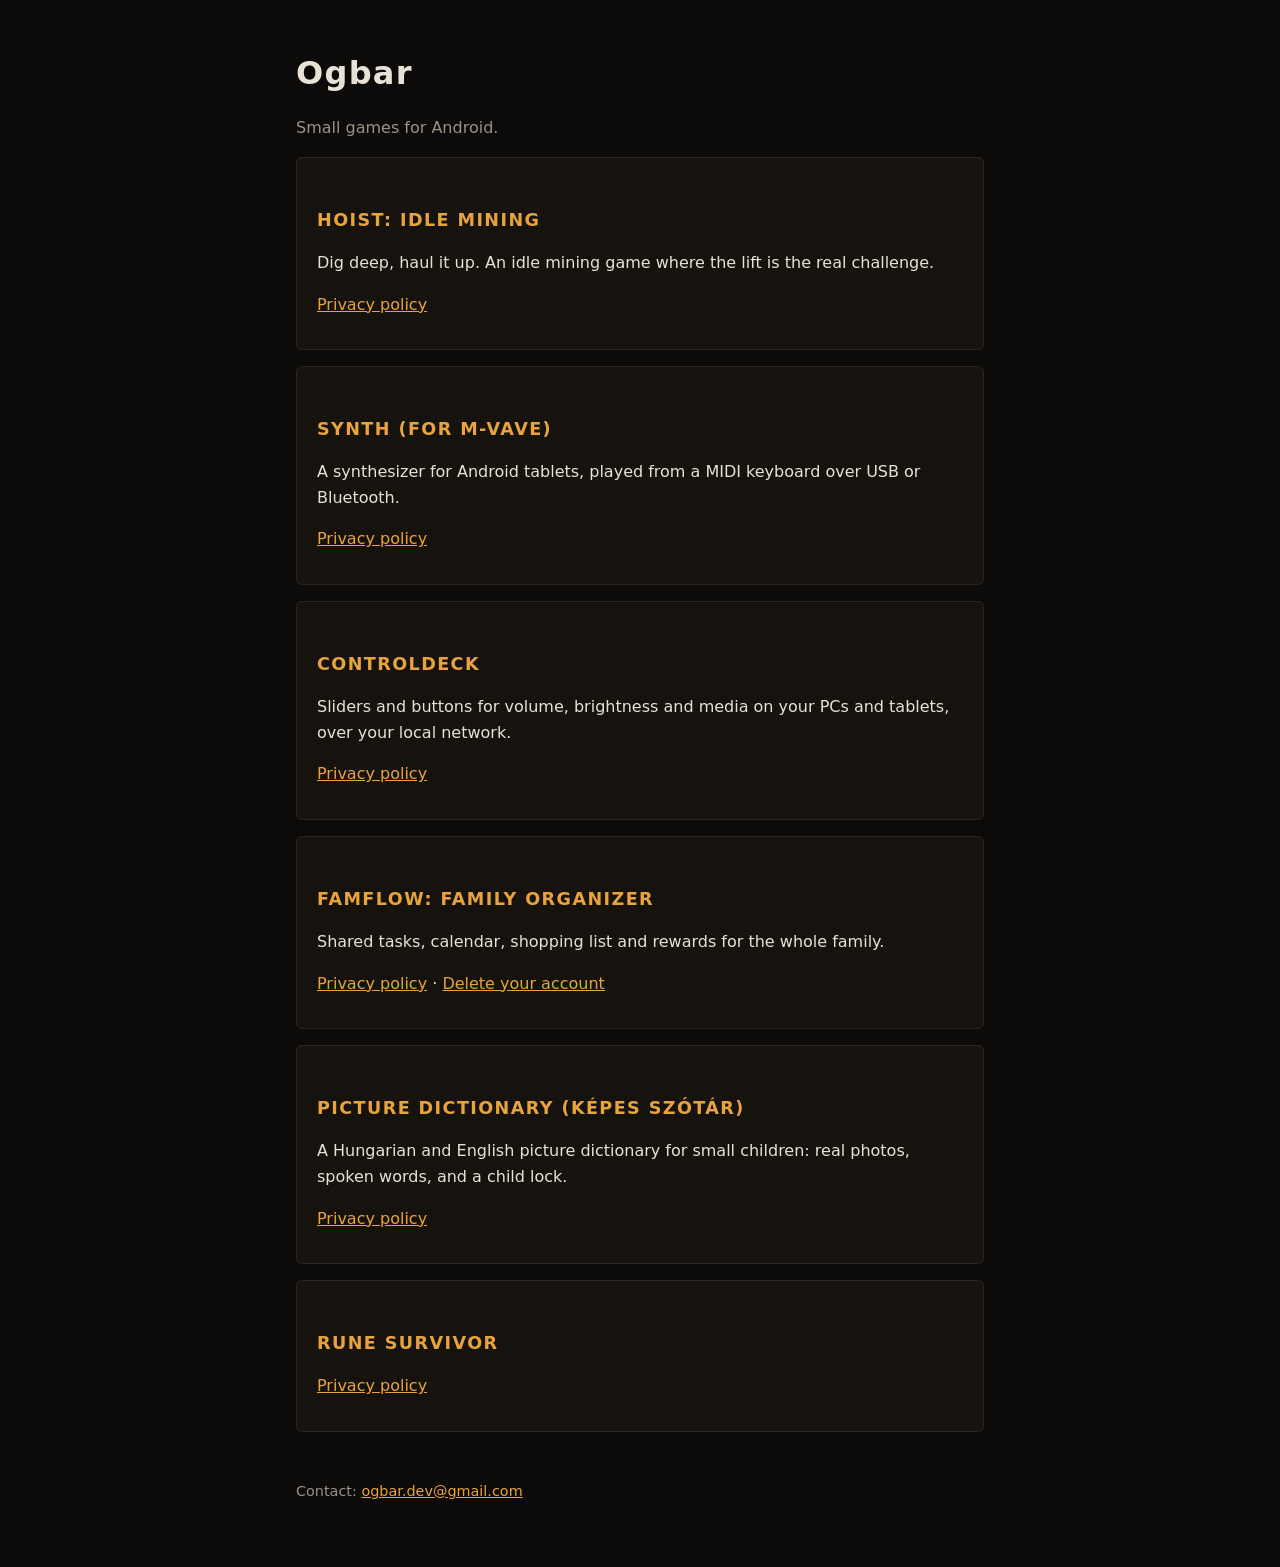
<file: index.html>
<!doctype html>
<html lang="en">
<head>
  <meta charset="utf-8">
  <meta name="viewport" content="width=device-width, initial-scale=1">
  <title>Ogbar</title>
  <link rel="stylesheet" href="/style.css">
</head>
<body>
<main>
  <h1>Ogbar</h1>
  <p class="muted">Small games for Android.</p>

  <div class="card">
    <h2>HOIST: Idle Mining</h2>
    <p>Dig deep, haul it up. An idle mining game where the lift is the real challenge.</p>
    <p><a href="/hoist/privacy.html">Privacy policy</a></p>
  </div>

  <div class="card">
    <h2>Synth (for M-VAVE)</h2>
    <p>A synthesizer for Android tablets, played from a MIDI keyboard over USB or Bluetooth.</p>
    <p><a href="/synth/privacy.html">Privacy policy</a></p>
  </div>

  <div class="card">
    <h2>ControlDeck</h2>
    <p>Sliders and buttons for volume, brightness and media on your PCs and tablets, over your local network.</p>
    <p><a href="/controldeck/privacy.html">Privacy policy</a></p>
  </div>

  <div class="card">
    <h2>FamFlow: Family Organizer</h2>
    <p>Shared tasks, calendar, shopping list and rewards for the whole family.</p>
    <p><a href="/famflow/privacy.html">Privacy policy</a> · <a href="/famflow/delete-account.html">Delete your account</a></p>
  </div>

  <div class="card">
    <h2>Picture Dictionary (Képes szótár)</h2>
    <p>A Hungarian and English picture dictionary for small children: real photos, spoken words, and a child lock.</p>
    <p><a href="/picturedictionary/privacy.html">Privacy policy</a></p>
  </div>

  <div class="card">
    <h2>Rune Survivor</h2>
    <p><a href="/privacy-policy/">Privacy policy</a></p>
  </div>

  <footer>Contact: <a href="mailto:ogbar.dev@gmail.com">ogbar.dev@gmail.com</a></footer>
</main>
</body>
</html>
</file>
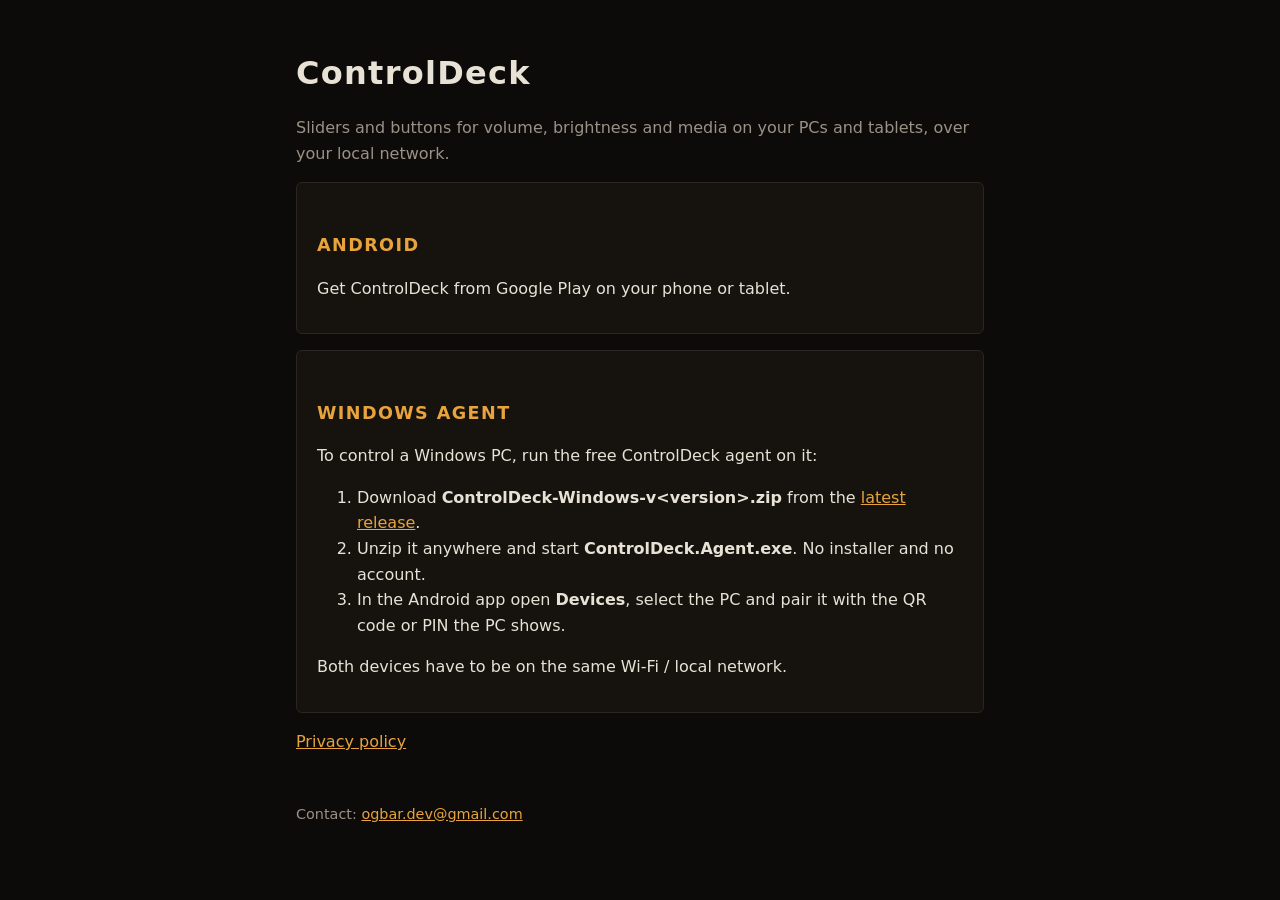
<file: controldeck/index.html>
<!doctype html>
<html lang="en">
<head>
  <meta charset="utf-8">
  <meta name="viewport" content="width=device-width, initial-scale=1">
  <title>ControlDeck</title>
  <link rel="stylesheet" href="/style.css">
</head>
<body>
<main>
  <h1>ControlDeck</h1>
  <p class="muted">Sliders and buttons for volume, brightness and media on your PCs and tablets, over your local network.</p>

  <div class="card">
    <h2>Android</h2>
    <p>Get ControlDeck from Google Play on your phone or tablet.</p>
  </div>

  <div class="card">
    <h2>Windows agent</h2>
    <p>To control a Windows PC, run the free ControlDeck agent on it:</p>
    <ol>
      <li>Download <strong>ControlDeck-Windows-v&lt;version&gt;.zip</strong> from the
        <a href="https://github.com/ogbar-dev/controldeck/releases/latest">latest release</a>.</li>
      <li>Unzip it anywhere and start <strong>ControlDeck.Agent.exe</strong>. No installer and no account.</li>
      <li>In the Android app open <strong>Devices</strong>, select the PC and pair it with the QR code or PIN the PC shows.</li>
    </ol>
    <p>Both devices have to be on the same Wi-Fi / local network.</p>
  </div>

  <p><a href="/controldeck/privacy.html">Privacy policy</a></p>

  <footer>Contact: <a href="mailto:ogbar.dev@gmail.com">ogbar.dev@gmail.com</a></footer>
</main>
</body>
</html>
</file>
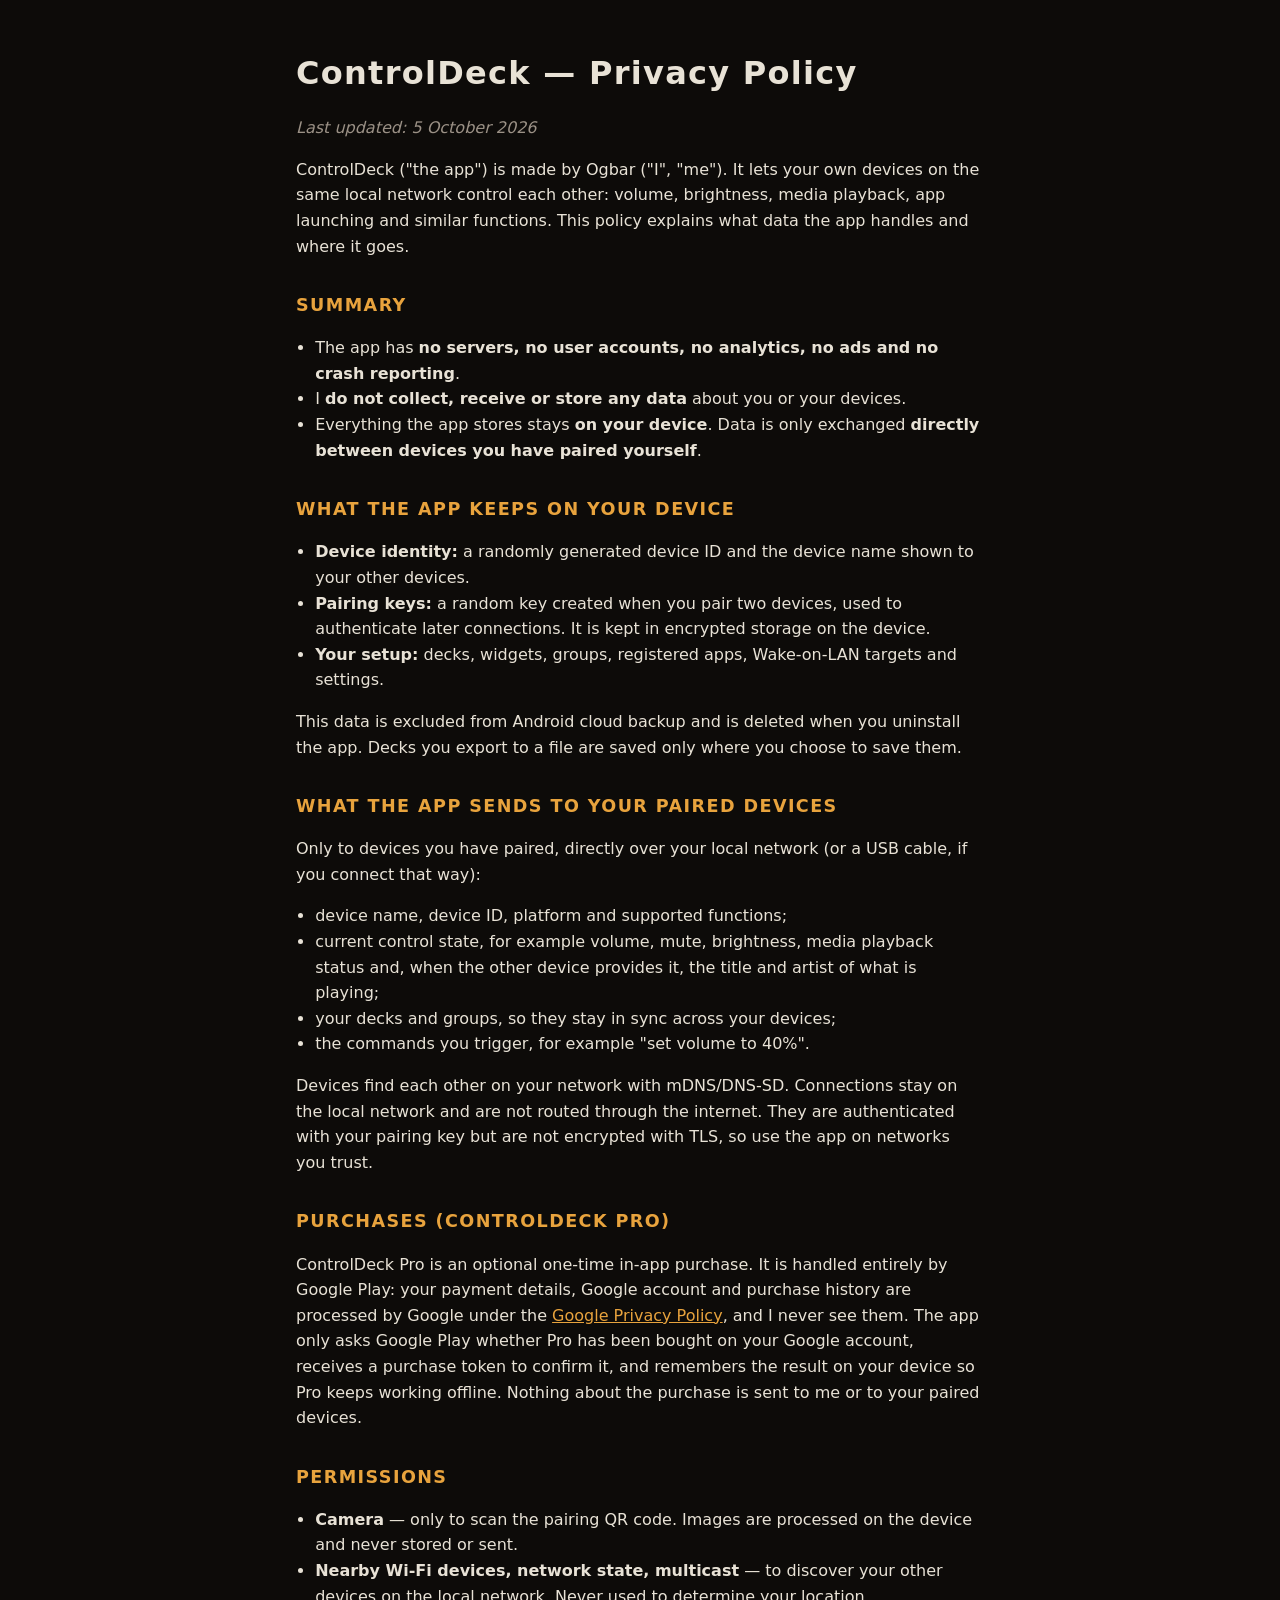
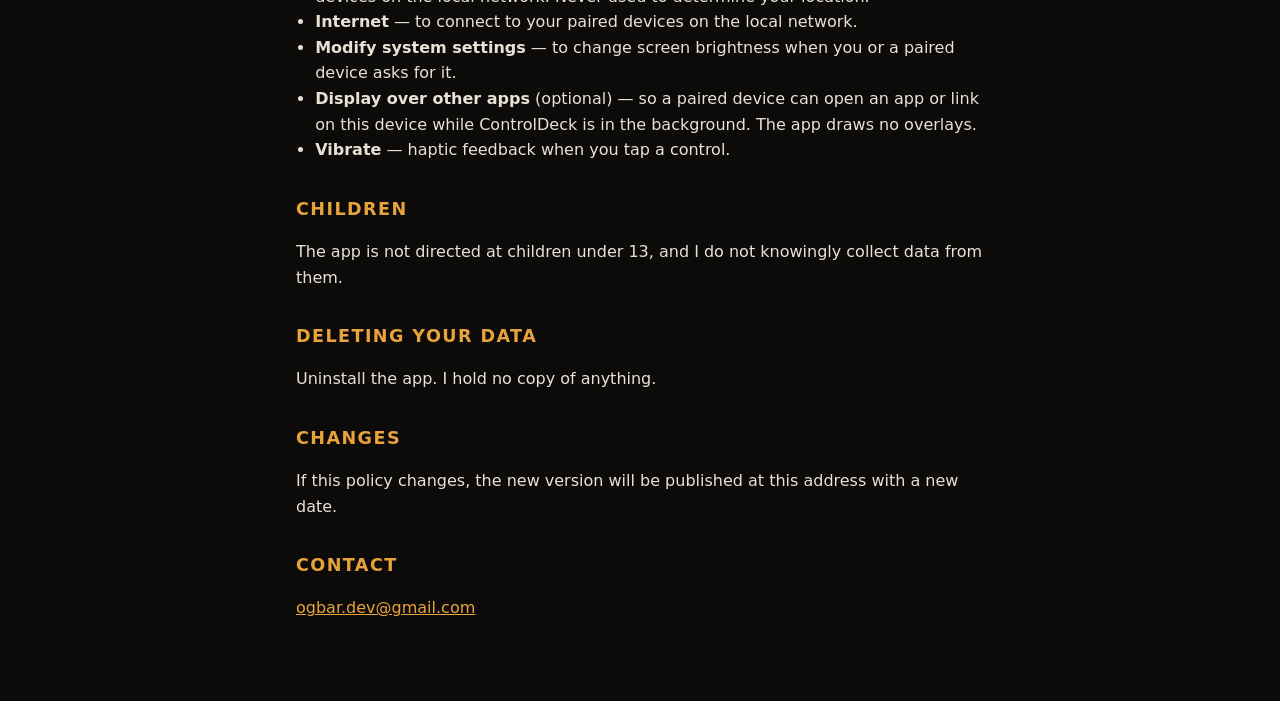
<file: controldeck/privacy.html>
<!doctype html>
<html lang="en">
<head>
  <meta charset="utf-8">
  <meta name="viewport" content="width=device-width, initial-scale=1">
  <title>ControlDeck Privacy Policy</title>
  <link rel="stylesheet" href="/style.css">
</head>
<body>
<main>
  <h1>ControlDeck — Privacy Policy</h1>
  <p class="muted"><em>Last updated: 5 October 2026</em></p>

  <p>ControlDeck ("the app") is made by Ogbar ("I", "me"). It lets your own devices on the same local network
    control each other: volume, brightness, media playback, app launching and similar functions. This policy
    explains what data the app handles and where it goes.</p>

  <h2>Summary</h2>
  <ul>
    <li>The app has <strong>no servers, no user accounts, no analytics, no ads and no crash reporting</strong>.</li>
    <li>I <strong>do not collect, receive or store any data</strong> about you or your devices.</li>
    <li>Everything the app stores stays <strong>on your device</strong>. Data is only exchanged
      <strong>directly between devices you have paired yourself</strong>.</li>
  </ul>

  <h2>What the app keeps on your device</h2>
  <ul>
    <li><strong>Device identity:</strong> a randomly generated device ID and the device name shown to your other devices.</li>
    <li><strong>Pairing keys:</strong> a random key created when you pair two devices, used to authenticate later
      connections. It is kept in encrypted storage on the device.</li>
    <li><strong>Your setup:</strong> decks, widgets, groups, registered apps, Wake-on-LAN targets and settings.</li>
  </ul>
  <p>This data is excluded from Android cloud backup and is deleted when you uninstall the app. Decks you export
    to a file are saved only where you choose to save them.</p>

  <h2>What the app sends to your paired devices</h2>
  <p>Only to devices you have paired, directly over your local network (or a USB cable, if you connect that way):</p>
  <ul>
    <li>device name, device ID, platform and supported functions;</li>
    <li>current control state, for example volume, mute, brightness, media playback status and, when the other
      device provides it, the title and artist of what is playing;</li>
    <li>your decks and groups, so they stay in sync across your devices;</li>
    <li>the commands you trigger, for example "set volume to 40%".</li>
  </ul>
  <p>Devices find each other on your network with mDNS/DNS-SD. Connections stay on the local network and are not
    routed through the internet. They are authenticated with your pairing key but are not encrypted with TLS, so
    use the app on networks you trust.</p>

  <h2>Purchases (ControlDeck Pro)</h2>
  <p>ControlDeck Pro is an optional one-time in-app purchase. It is handled entirely by Google Play: your payment
    details, Google account and purchase history are processed by Google under the
    <a href="https://policies.google.com/privacy">Google Privacy Policy</a>, and I never see them. The app only asks
    Google Play whether Pro has been bought on your Google account, receives a purchase token to confirm it, and
    remembers the result on your device so Pro keeps working offline. Nothing about the purchase is sent to me or to
    your paired devices.</p>

  <h2>Permissions</h2>
  <ul>
    <li><strong>Camera</strong> — only to scan the pairing QR code. Images are processed on the device and never
      stored or sent.</li>
    <li><strong>Nearby Wi-Fi devices, network state, multicast</strong> — to discover your other devices on the
      local network. Never used to determine your location.</li>
    <li><strong>Internet</strong> — to connect to your paired devices on the local network.</li>
    <li><strong>Modify system settings</strong> — to change screen brightness when you or a paired device asks for it.</li>
    <li><strong>Display over other apps</strong> (optional) — so a paired device can open an app or link on this
      device while ControlDeck is in the background. The app draws no overlays.</li>
    <li><strong>Vibrate</strong> — haptic feedback when you tap a control.</li>
  </ul>

  <h2>Children</h2>
  <p>The app is not directed at children under 13, and I do not knowingly collect data from them.</p>

  <h2>Deleting your data</h2>
  <p>Uninstall the app. I hold no copy of anything.</p>

  <h2>Changes</h2>
  <p>If this policy changes, the new version will be published at this address with a new date.</p>

  <h2>Contact</h2>
  <p><a href="mailto:ogbar.dev@gmail.com">ogbar.dev@gmail.com</a></p>
</main>
</body>
</html>
</file>
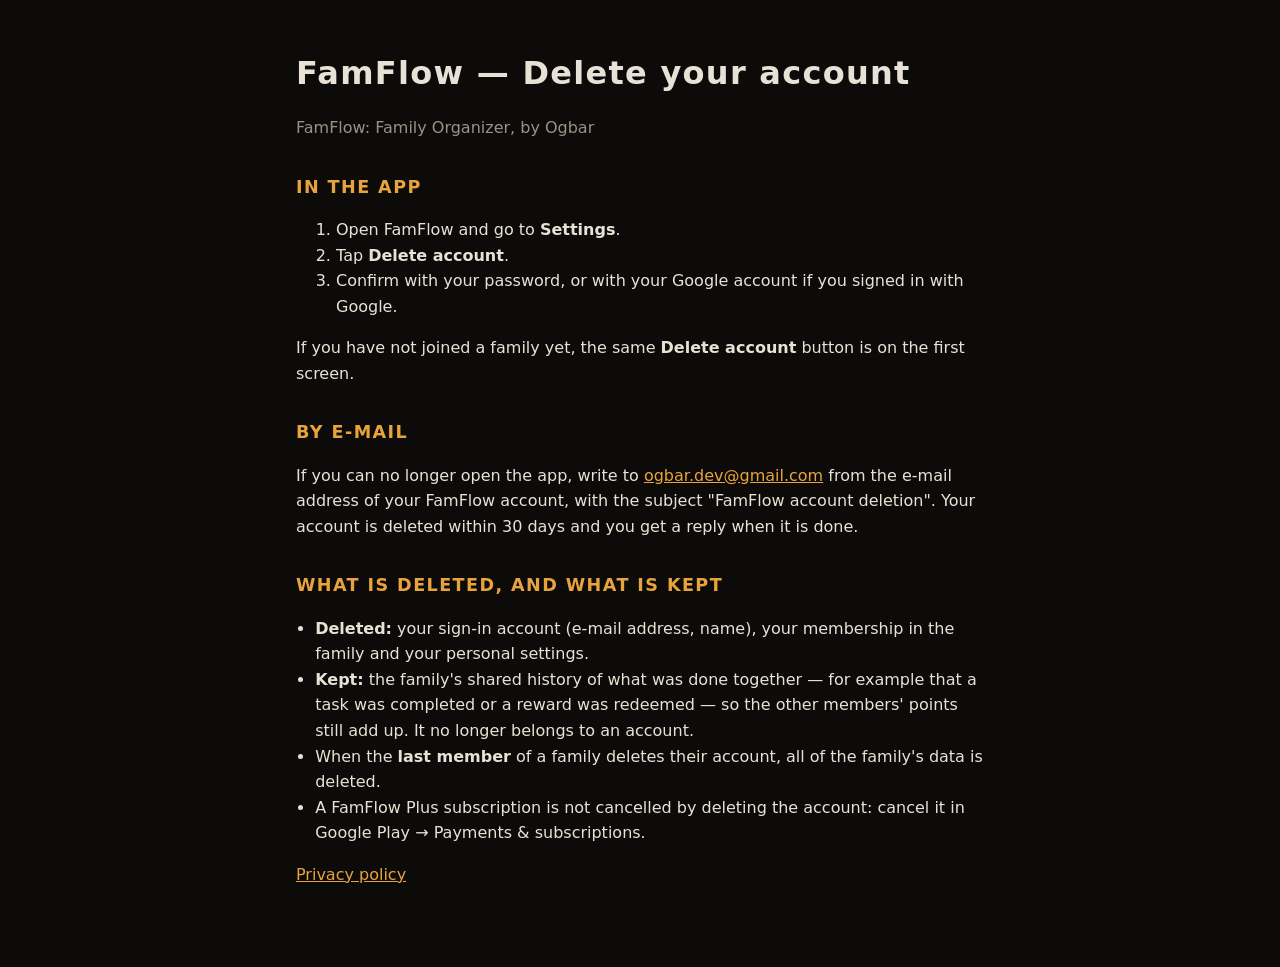
<file: famflow/delete-account.html>
<!doctype html>
<html lang="en">
<head>
  <meta charset="utf-8">
  <meta name="viewport" content="width=device-width, initial-scale=1">
  <title>FamFlow — Delete your account</title>
  <link rel="stylesheet" href="/style.css">
</head>
<body>
<main>
  <h1>FamFlow — Delete your account</h1>
  <p class="muted">FamFlow: Family Organizer, by Ogbar</p>

  <h2>In the app</h2>
  <ol>
    <li>Open FamFlow and go to <strong>Settings</strong>.</li>
    <li>Tap <strong>Delete account</strong>.</li>
    <li>Confirm with your password, or with your Google account if you signed in with Google.</li>
  </ol>
  <p>If you have not joined a family yet, the same <strong>Delete account</strong> button is on the first screen.</p>

  <h2>By e-mail</h2>
  <p>If you can no longer open the app, write to <a href="mailto:ogbar.dev@gmail.com?subject=FamFlow%20account%20deletion">ogbar.dev@gmail.com</a>
    from the e-mail address of your FamFlow account, with the subject "FamFlow account deletion". Your account is
    deleted within 30 days and you get a reply when it is done.</p>

  <h2>What is deleted, and what is kept</h2>
  <ul>
    <li><strong>Deleted:</strong> your sign-in account (e-mail address, name), your membership in the family and your
      personal settings.</li>
    <li><strong>Kept:</strong> the family's shared history of what was done together — for example that a task was
      completed or a reward was redeemed — so the other members' points still add up. It no longer belongs to an account.</li>
    <li>When the <strong>last member</strong> of a family deletes their account, all of the family's data is deleted.</li>
    <li>A FamFlow Plus subscription is not cancelled by deleting the account: cancel it in Google Play →
      Payments &amp; subscriptions.</li>
  </ul>

  <p><a href="/famflow/privacy.html">Privacy policy</a></p>
</main>
</body>
</html>
</file>
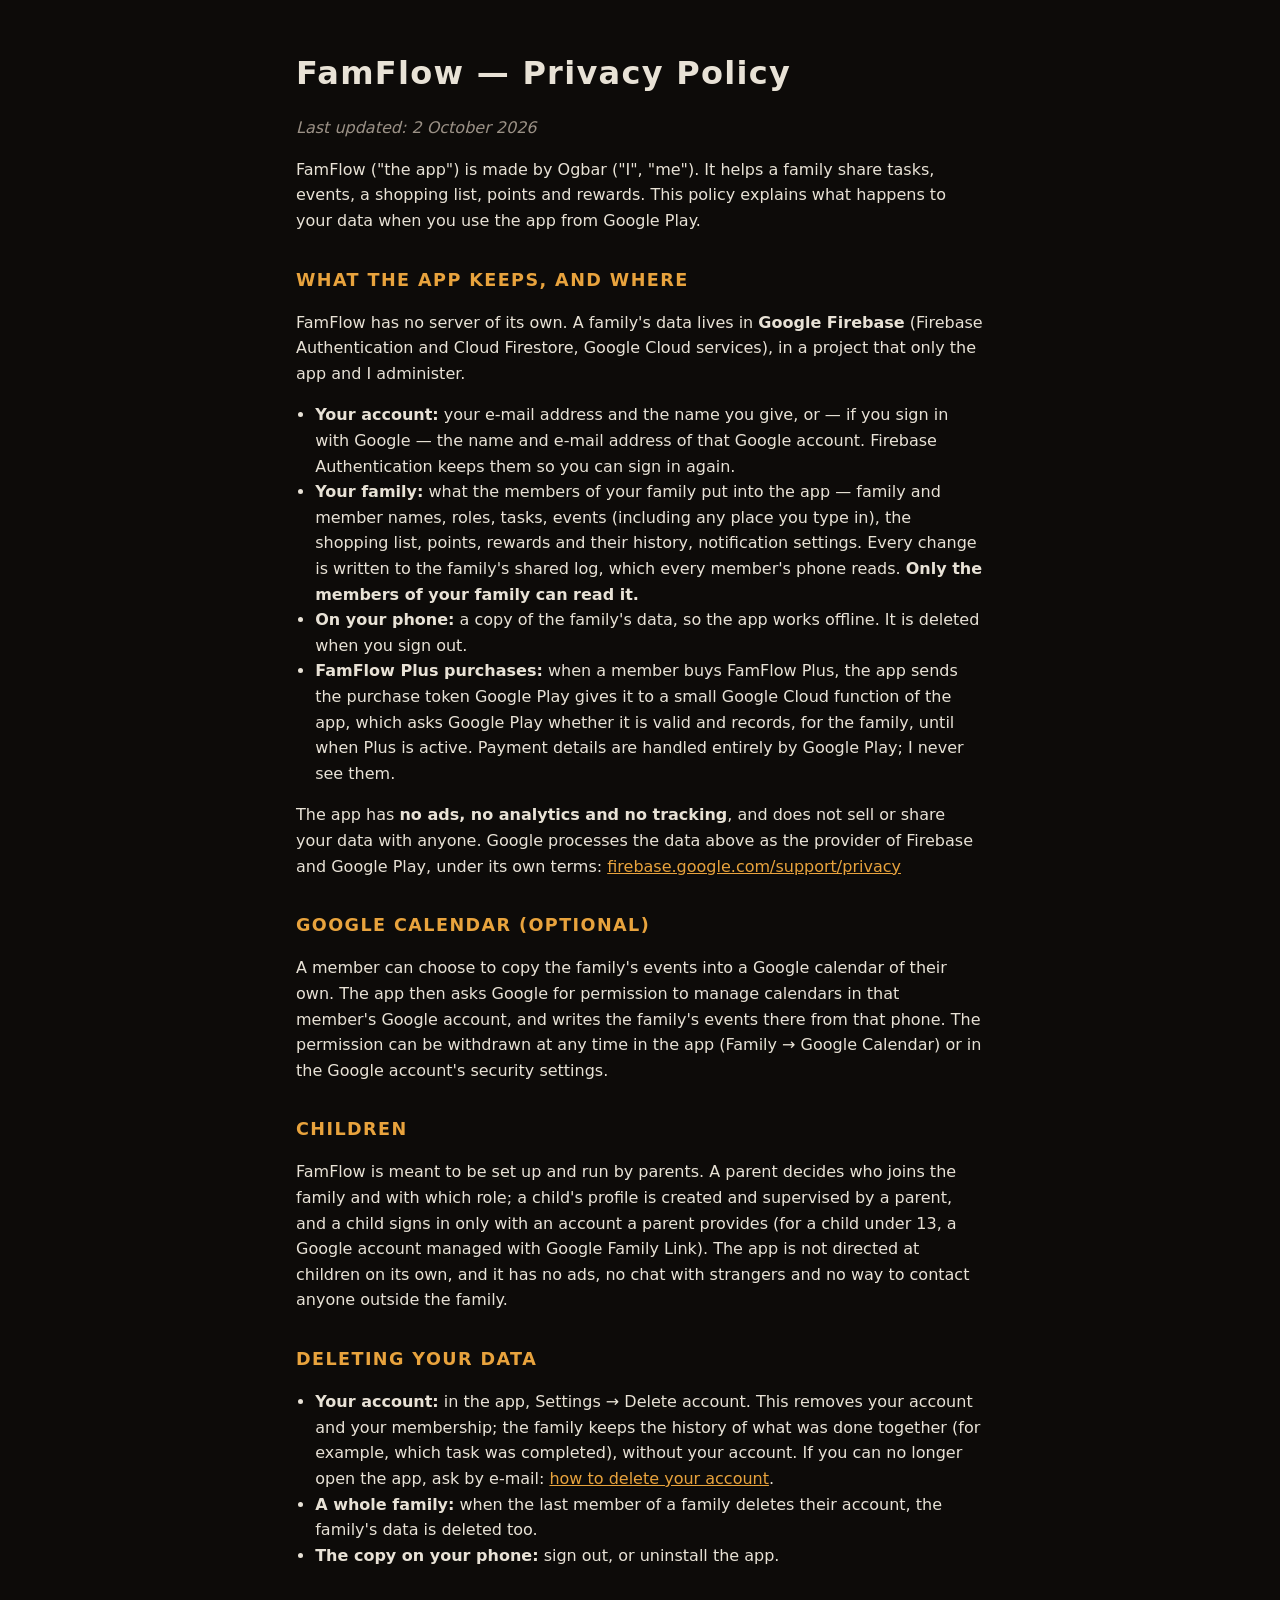
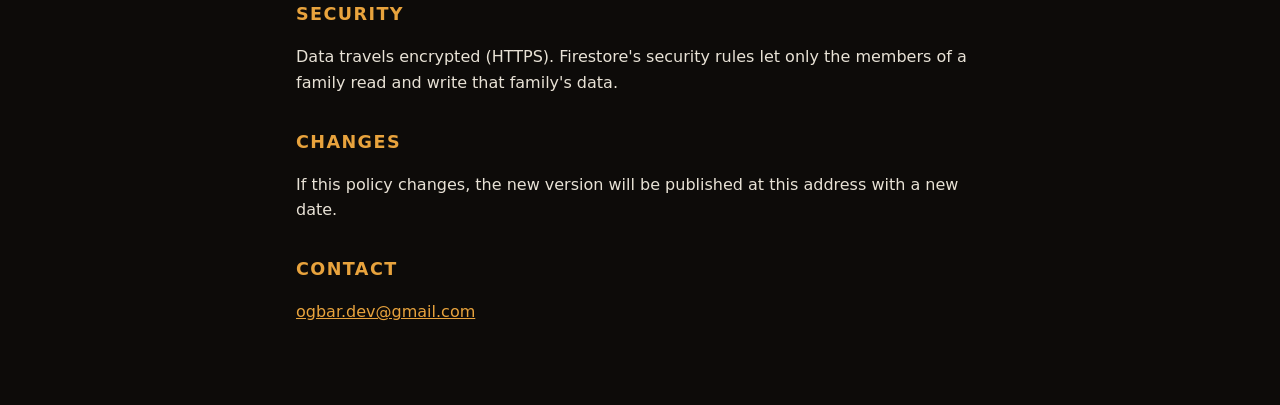
<file: famflow/privacy.html>
<!doctype html>
<html lang="en">
<head>
  <meta charset="utf-8">
  <meta name="viewport" content="width=device-width, initial-scale=1">
  <title>FamFlow Privacy Policy</title>
  <link rel="stylesheet" href="/style.css">
</head>
<body>
<main>
  <h1>FamFlow — Privacy Policy</h1>
  <p class="muted"><em>Last updated: 2 October 2026</em></p>

  <p>FamFlow ("the app") is made by Ogbar ("I", "me"). It helps a family share tasks, events, a shopping list,
    points and rewards. This policy explains what happens to your data when you use the app from Google Play.</p>

  <h2>What the app keeps, and where</h2>
  <p>FamFlow has no server of its own. A family's data lives in <strong>Google Firebase</strong> (Firebase
    Authentication and Cloud Firestore, Google Cloud services), in a project that only the app and I administer.</p>
  <ul>
    <li><strong>Your account:</strong> your e-mail address and the name you give, or — if you sign in with Google —
      the name and e-mail address of that Google account. Firebase Authentication keeps them so you can sign in again.</li>
    <li><strong>Your family:</strong> what the members of your family put into the app — family and member names,
      roles, tasks, events (including any place you type in), the shopping list, points, rewards and their history,
      notification settings. Every change is written to the family's shared log, which every member's phone reads.
      <strong>Only the members of your family can read it.</strong></li>
    <li><strong>On your phone:</strong> a copy of the family's data, so the app works offline. It is deleted when you
      sign out.</li>
    <li><strong>FamFlow Plus purchases:</strong> when a member buys FamFlow Plus, the app sends the purchase token
      Google Play gives it to a small Google Cloud function of the app, which asks Google Play whether it is valid and
      records, for the family, until when Plus is active. Payment details are handled entirely by Google Play; I never
      see them.</li>
  </ul>
  <p>The app has <strong>no ads, no analytics and no tracking</strong>, and does not sell or share your data with
    anyone. Google processes the data above as the provider of Firebase and Google Play, under its own terms:
    <a href="https://firebase.google.com/support/privacy">firebase.google.com/support/privacy</a></p>

  <h2>Google Calendar (optional)</h2>
  <p>A member can choose to copy the family's events into a Google calendar of their own. The app then asks Google
    for permission to manage calendars in that member's Google account, and writes the family's events there from
    that phone. The permission can be withdrawn at any time in the app (Family → Google Calendar) or in the Google
    account's security settings.</p>

  <h2>Children</h2>
  <p>FamFlow is meant to be set up and run by parents. A parent decides who joins the family and with which role; a
    child's profile is created and supervised by a parent, and a child signs in only with an account a parent provides
    (for a child under 13, a Google account managed with Google Family Link). The app is not directed at children on
    its own, and it has no ads, no chat with strangers and no way to contact anyone outside the family.</p>

  <h2>Deleting your data</h2>
  <ul>
    <li><strong>Your account:</strong> in the app, Settings → Delete account. This removes your account and your
      membership; the family keeps the history of what was done together (for example, which task was completed),
      without your account. If you can no longer open the app, ask by e-mail:
      <a href="/famflow/delete-account.html">how to delete your account</a>.</li>
    <li><strong>A whole family:</strong> when the last member of a family deletes their account, the family's data is
      deleted too.</li>
    <li><strong>The copy on your phone:</strong> sign out, or uninstall the app.</li>
  </ul>

  <h2>Security</h2>
  <p>Data travels encrypted (HTTPS). Firestore's security rules let only the members of a family read and write that
    family's data.</p>

  <h2>Changes</h2>
  <p>If this policy changes, the new version will be published at this address with a new date.</p>

  <h2>Contact</h2>
  <p><a href="mailto:ogbar.dev@gmail.com">ogbar.dev@gmail.com</a></p>
</main>
</body>
</html>
</file>
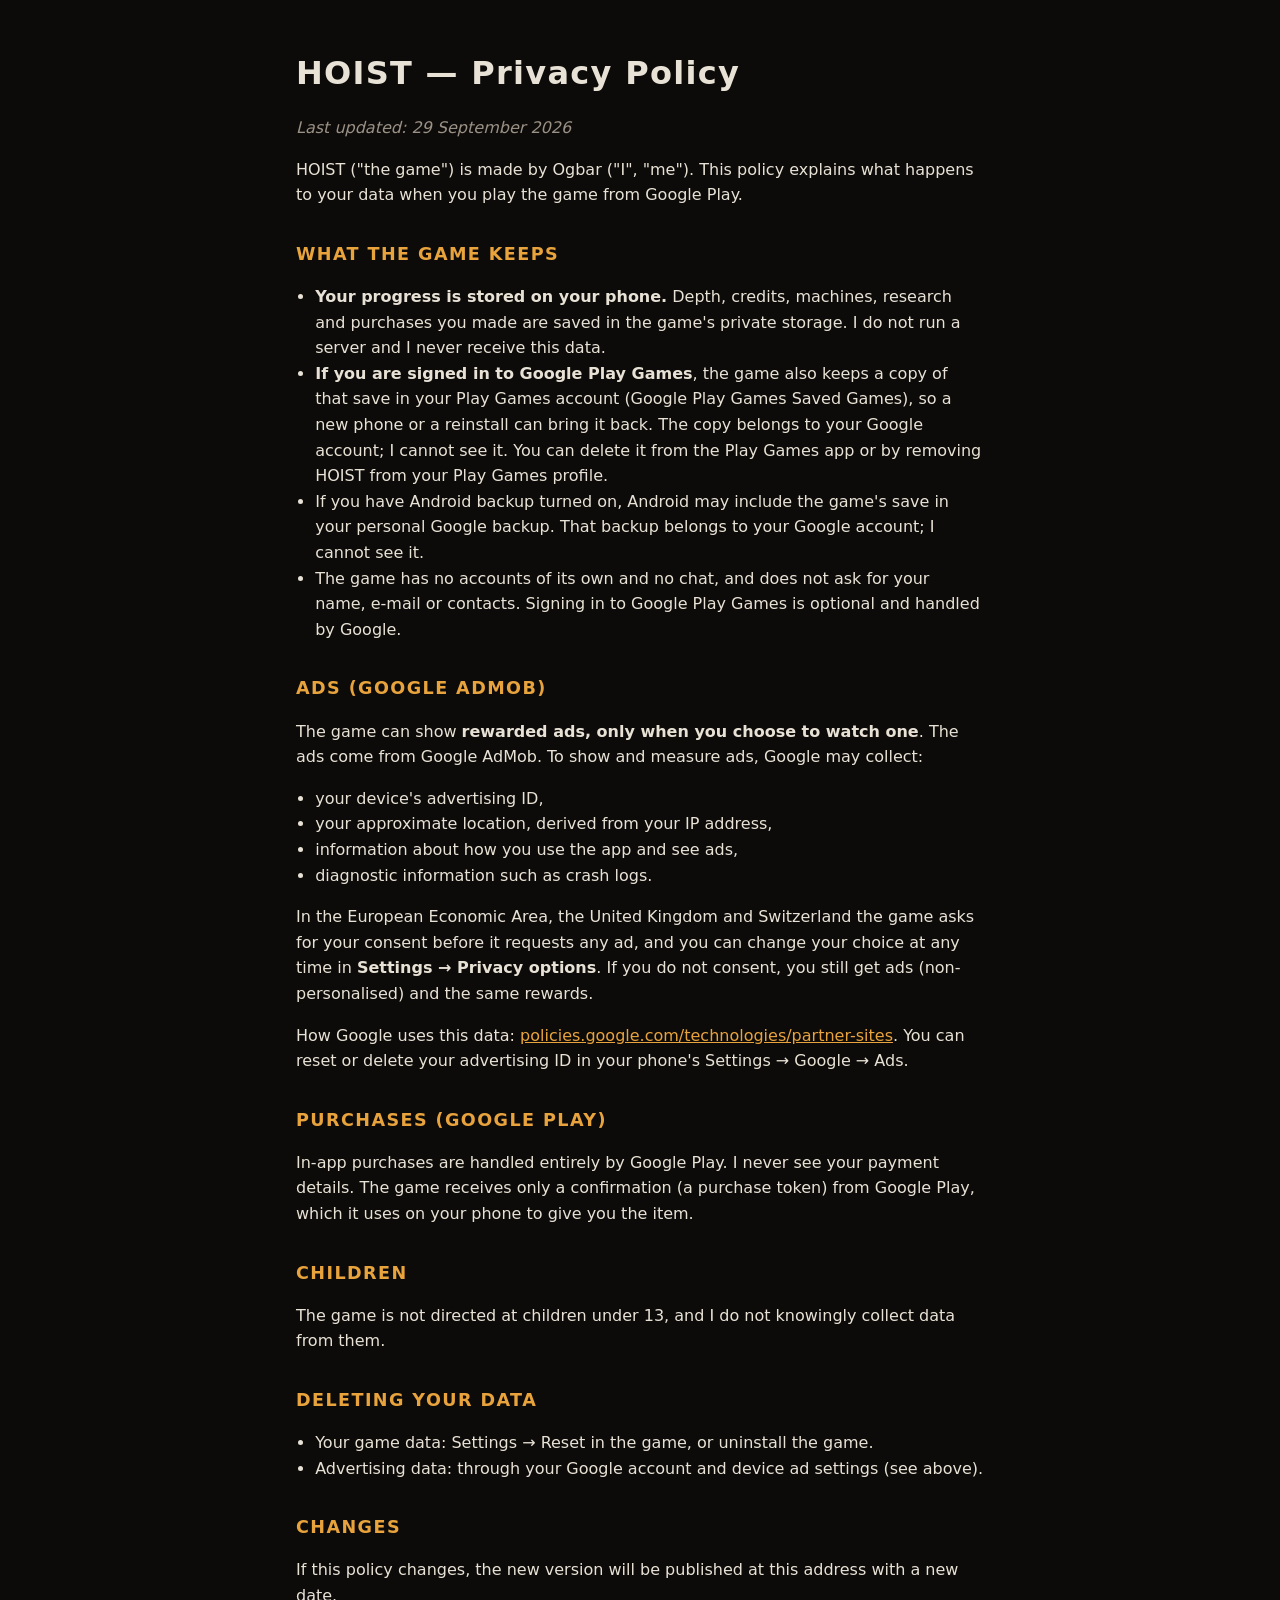
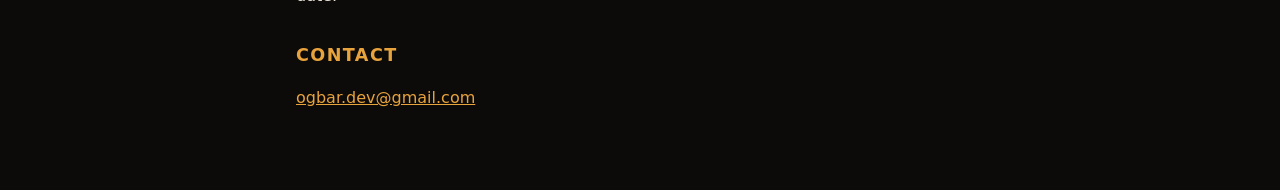
<file: hoist/privacy.html>
<!doctype html>
<html lang="en">
<head>
  <meta charset="utf-8">
  <meta name="viewport" content="width=device-width, initial-scale=1">
  <title>HOIST Privacy Policy</title>
  <link rel="stylesheet" href="/style.css">
</head>
<body>
<main>
  <h1>HOIST — Privacy Policy</h1>
  <p class="muted"><em>Last updated: 29 September 2026</em></p>

  <p>HOIST ("the game") is made by Ogbar ("I", "me"). This policy explains what happens to your data when
    you play the game from Google Play.</p>

  <h2>What the game keeps</h2>
  <ul>
    <li><strong>Your progress is stored on your phone.</strong> Depth, credits, machines, research and
      purchases you made are saved in the game's private storage. I do not run a server and I never receive
      this data.</li>
    <li><strong>If you are signed in to Google Play Games</strong>, the game also keeps a copy of that save in
      your Play Games account (Google Play Games Saved Games), so a new phone or a reinstall can bring it
      back. The copy belongs to your Google account; I cannot see it. You can delete it from the Play Games
      app or by removing HOIST from your Play Games profile.</li>
    <li>If you have Android backup turned on, Android may include the game's save in your personal Google
      backup. That backup belongs to your Google account; I cannot see it.</li>
    <li>The game has no accounts of its own and no chat, and does not ask for your name, e-mail or
      contacts. Signing in to Google Play Games is optional and handled by Google.</li>
  </ul>

  <h2>Ads (Google AdMob)</h2>
  <p>The game can show <strong>rewarded ads, only when you choose to watch one</strong>. The ads come from
    Google AdMob. To show and measure ads, Google may collect:</p>
  <ul>
    <li>your device's advertising ID,</li>
    <li>your approximate location, derived from your IP address,</li>
    <li>information about how you use the app and see ads,</li>
    <li>diagnostic information such as crash logs.</li>
  </ul>
  <p>In the European Economic Area, the United Kingdom and Switzerland the game asks for your consent before
    it requests any ad, and you can change your choice at any time in <strong>Settings → Privacy
    options</strong>. If you do not consent, you still get ads (non-personalised) and the same rewards.</p>
  <p>How Google uses this data:
    <a href="https://policies.google.com/technologies/partner-sites">policies.google.com/technologies/partner-sites</a>.
    You can reset or delete your advertising ID in your phone's Settings → Google → Ads.</p>

  <h2>Purchases (Google Play)</h2>
  <p>In-app purchases are handled entirely by Google Play. I never see your payment details. The game
    receives only a confirmation (a purchase token) from Google Play, which it uses on your phone to give
    you the item.</p>

  <h2>Children</h2>
  <p>The game is not directed at children under 13, and I do not knowingly collect data from them.</p>

  <h2>Deleting your data</h2>
  <ul>
    <li>Your game data: Settings → Reset in the game, or uninstall the game.</li>
    <li>Advertising data: through your Google account and device ad settings (see above).</li>
  </ul>

  <h2>Changes</h2>
  <p>If this policy changes, the new version will be published at this address with a new date.</p>

  <h2>Contact</h2>
  <p><a href="mailto:ogbar.dev@gmail.com">ogbar.dev@gmail.com</a></p>
</main>
</body>
</html>
</file>
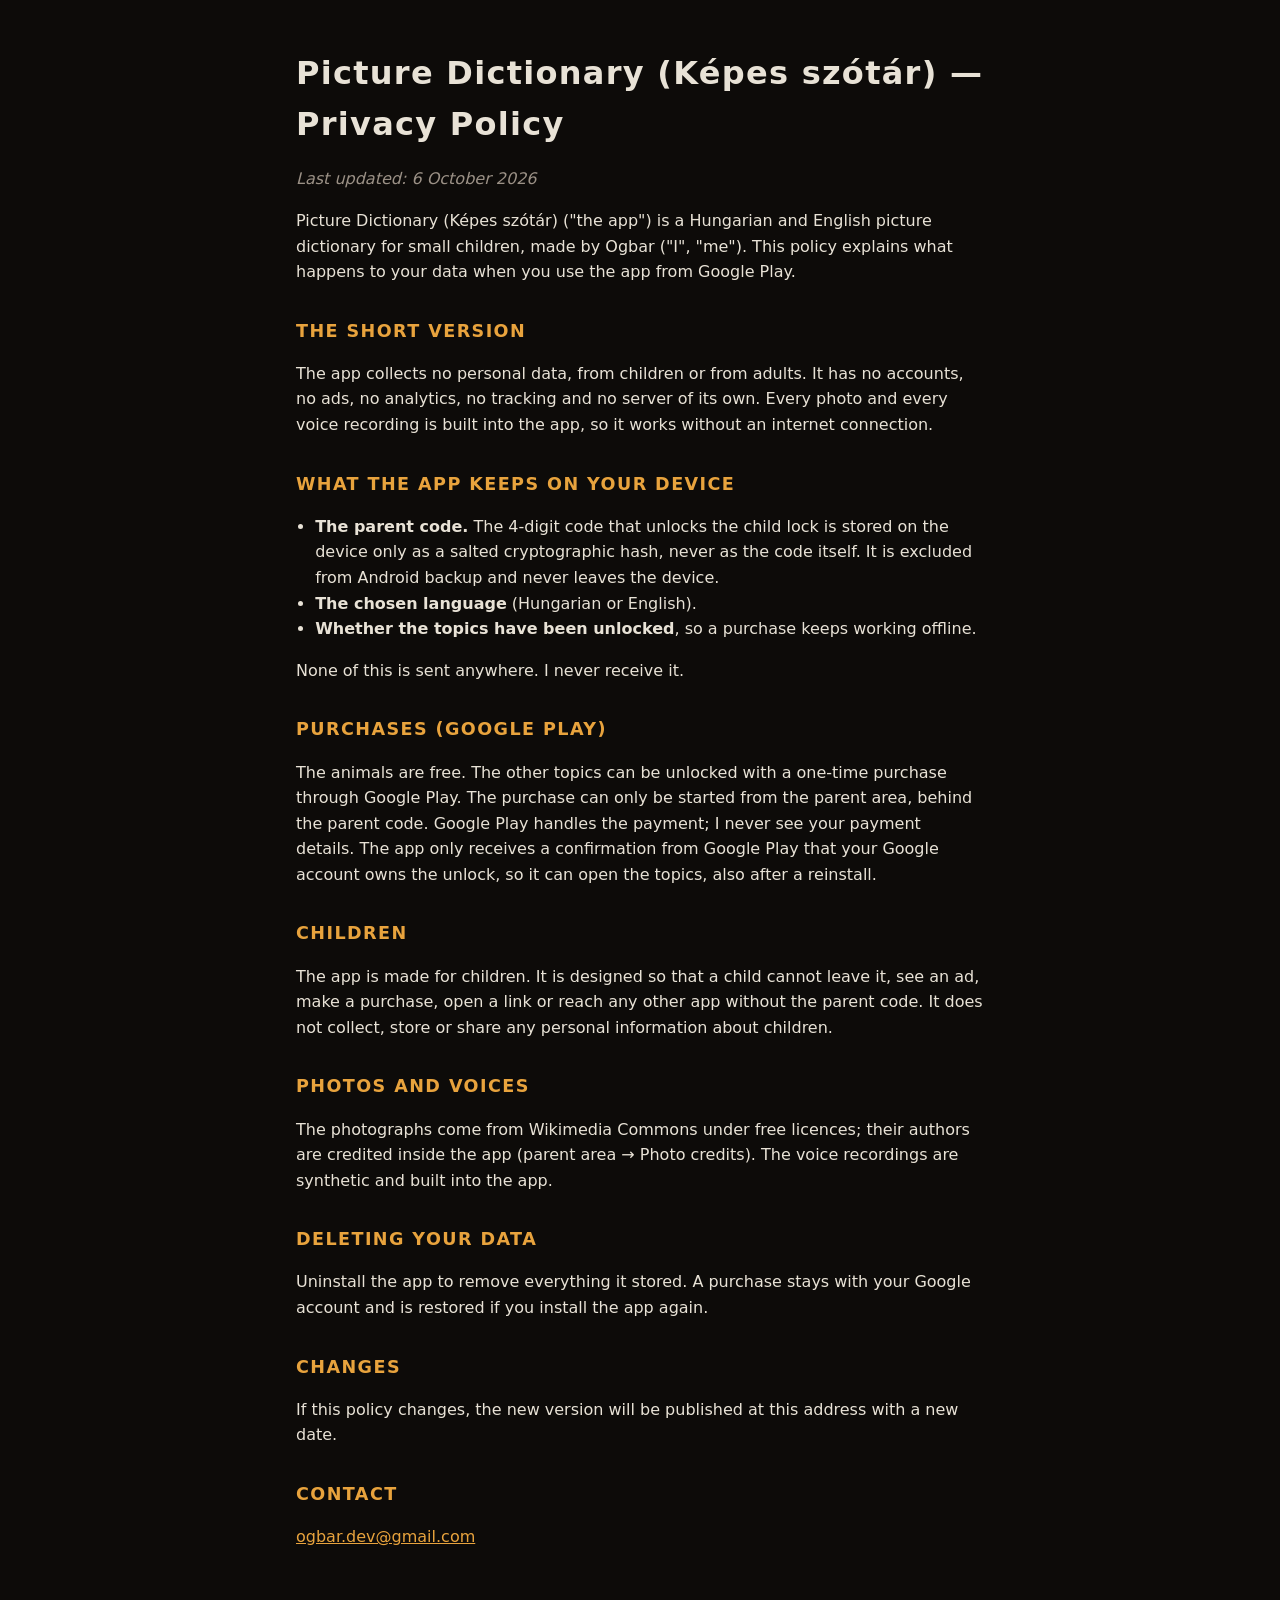
<file: picturedictionary/privacy.html>
<!doctype html>
<html lang="en">
<head>
  <meta charset="utf-8">
  <meta name="viewport" content="width=device-width, initial-scale=1">
  <title>Picture Dictionary (Képes szótár) Privacy Policy</title>
  <link rel="stylesheet" href="/style.css">
</head>
<body>
<main>
  <h1>Picture Dictionary (Képes szótár) — Privacy Policy</h1>
  <p class="muted"><em>Last updated: 6 October 2026</em></p>

  <p>Picture Dictionary (Képes szótár) ("the app") is a Hungarian and English picture dictionary for small
    children, made by Ogbar ("I", "me"). This policy explains what happens to your data when you use the app
    from Google Play.</p>

  <h2>The short version</h2>
  <p>The app collects no personal data, from children or from adults. It has no accounts, no ads, no analytics,
    no tracking and no server of its own. Every photo and every voice recording is built into the app, so it
    works without an internet connection.</p>

  <h2>What the app keeps on your device</h2>
  <ul>
    <li><strong>The parent code.</strong> The 4-digit code that unlocks the child lock is stored on the device
      only as a salted cryptographic hash, never as the code itself. It is excluded from Android backup and
      never leaves the device.</li>
    <li><strong>The chosen language</strong> (Hungarian or English).</li>
    <li><strong>Whether the topics have been unlocked</strong>, so a purchase keeps working offline.</li>
  </ul>
  <p>None of this is sent anywhere. I never receive it.</p>

  <h2>Purchases (Google Play)</h2>
  <p>The animals are free. The other topics can be unlocked with a one-time purchase through Google Play. The
    purchase can only be started from the parent area, behind the parent code. Google Play handles the payment;
    I never see your payment details. The app only receives a confirmation from Google Play that your Google
    account owns the unlock, so it can open the topics, also after a reinstall.</p>

  <h2>Children</h2>
  <p>The app is made for children. It is designed so that a child cannot leave it, see an ad, make a purchase,
    open a link or reach any other app without the parent code. It does not collect, store or share any
    personal information about children.</p>

  <h2>Photos and voices</h2>
  <p>The photographs come from Wikimedia Commons under free licences; their authors are credited inside the app
    (parent area → Photo credits). The voice recordings are synthetic and built into the app.</p>

  <h2>Deleting your data</h2>
  <p>Uninstall the app to remove everything it stored. A purchase stays with your Google account and is restored
    if you install the app again.</p>

  <h2>Changes</h2>
  <p>If this policy changes, the new version will be published at this address with a new date.</p>

  <h2>Contact</h2>
  <p><a href="mailto:ogbar.dev@gmail.com">ogbar.dev@gmail.com</a></p>
</main>
</body>
</html>
</file>
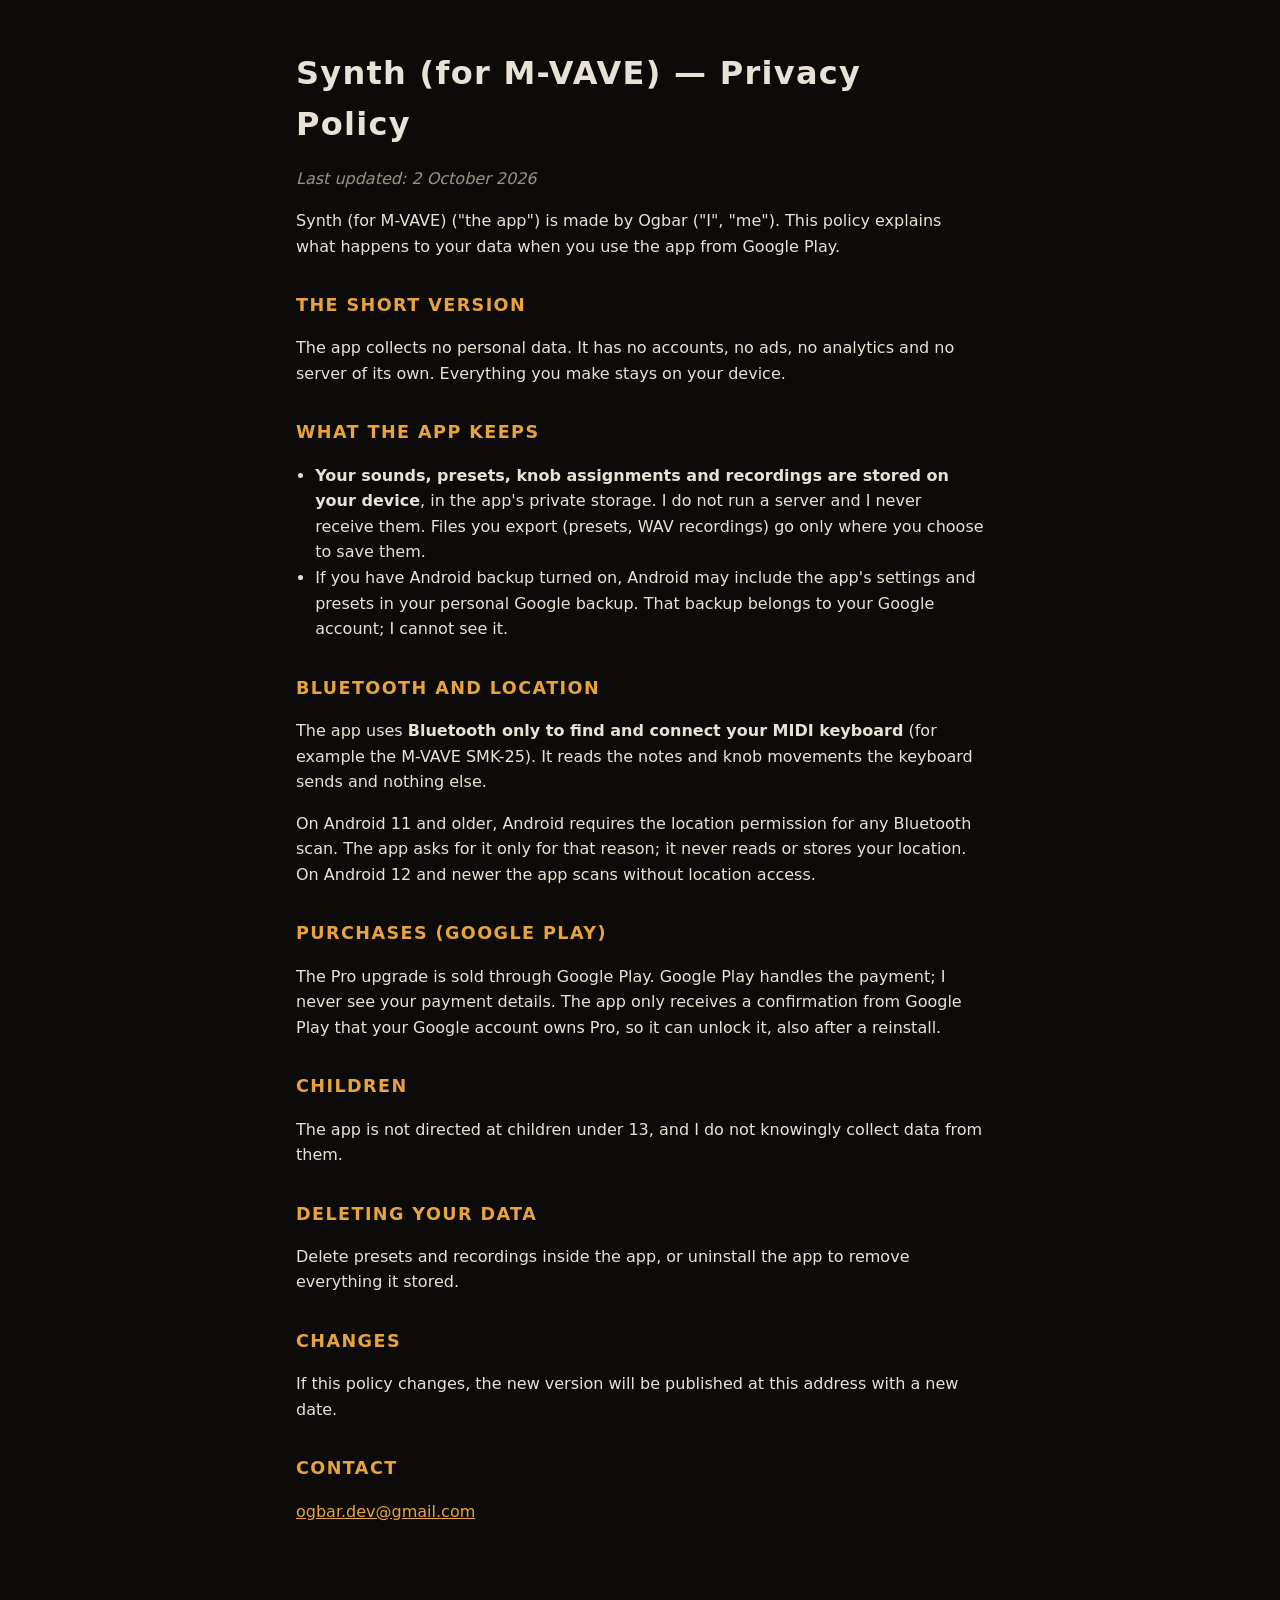
<file: synth/privacy.html>
<!doctype html>
<html lang="en">
<head>
  <meta charset="utf-8">
  <meta name="viewport" content="width=device-width, initial-scale=1">
  <title>Synth (for M-VAVE) Privacy Policy</title>
  <link rel="stylesheet" href="/style.css">
</head>
<body>
<main>
  <h1>Synth (for M-VAVE) — Privacy Policy</h1>
  <p class="muted"><em>Last updated: 2 October 2026</em></p>

  <p>Synth (for M-VAVE) ("the app") is made by Ogbar ("I", "me"). This policy explains what happens to your data
    when you use the app from Google Play.</p>

  <h2>The short version</h2>
  <p>The app collects no personal data. It has no accounts, no ads, no analytics and no server of its own.
    Everything you make stays on your device.</p>

  <h2>What the app keeps</h2>
  <ul>
    <li><strong>Your sounds, presets, knob assignments and recordings are stored on your device</strong>, in
      the app's private storage. I do not run a server and I never receive them. Files you export (presets,
      WAV recordings) go only where you choose to save them.</li>
    <li>If you have Android backup turned on, Android may include the app's settings and presets in your
      personal Google backup. That backup belongs to your Google account; I cannot see it.</li>
  </ul>

  <h2>Bluetooth and location</h2>
  <p>The app uses <strong>Bluetooth only to find and connect your MIDI keyboard</strong> (for example the
    M-VAVE SMK-25). It reads the notes and knob movements the keyboard sends and nothing else.</p>
  <p>On Android 11 and older, Android requires the location permission for any Bluetooth scan. The app asks
    for it only for that reason; it never reads or stores your location. On Android 12 and newer the app
    scans without location access.</p>

  <h2>Purchases (Google Play)</h2>
  <p>The Pro upgrade is sold through Google Play. Google Play handles the payment; I never see your payment
    details. The app only receives a confirmation from Google Play that your Google account owns Pro, so it
    can unlock it, also after a reinstall.</p>

  <h2>Children</h2>
  <p>The app is not directed at children under 13, and I do not knowingly collect data from them.</p>

  <h2>Deleting your data</h2>
  <p>Delete presets and recordings inside the app, or uninstall the app to remove everything it stored.</p>

  <h2>Changes</h2>
  <p>If this policy changes, the new version will be published at this address with a new date.</p>

  <h2>Contact</h2>
  <p><a href="mailto:ogbar.dev@gmail.com">ogbar.dev@gmail.com</a></p>
</main>
</body>
</html>
</file>
<file: style.css>
:root {
  --bg: #0d0b09;
  --panel: #16130f;
  --border: #2a2621;
  --text: #e8e2d6;
  --muted: #9b9186;
  --amber: #e8a33d;
}
* { box-sizing: border-box; }
body {
  margin: 0;
  background: var(--bg);
  color: var(--text);
  font: 16px/1.6 system-ui, -apple-system, "Segoe UI", Roboto, sans-serif;
}
main { max-width: 720px; margin: 0 auto; padding: 48px 16px 64px; }
h1 { font-size: 2rem; letter-spacing: 0.04em; margin: 0 0 4px; }
h2 { font-size: 1.1rem; letter-spacing: 0.08em; text-transform: uppercase; color: var(--amber); margin: 32px 0 8px; }
p, li { color: var(--text); }
.muted { color: var(--muted); }
a { color: var(--amber); }
ul { padding-left: 1.2em; }
.card { background: var(--panel); border: 1px solid var(--border); border-radius: 6px; padding: 16px 20px; margin: 16px 0; }
footer { margin-top: 48px; color: var(--muted); font-size: 0.9rem; }
</file>
